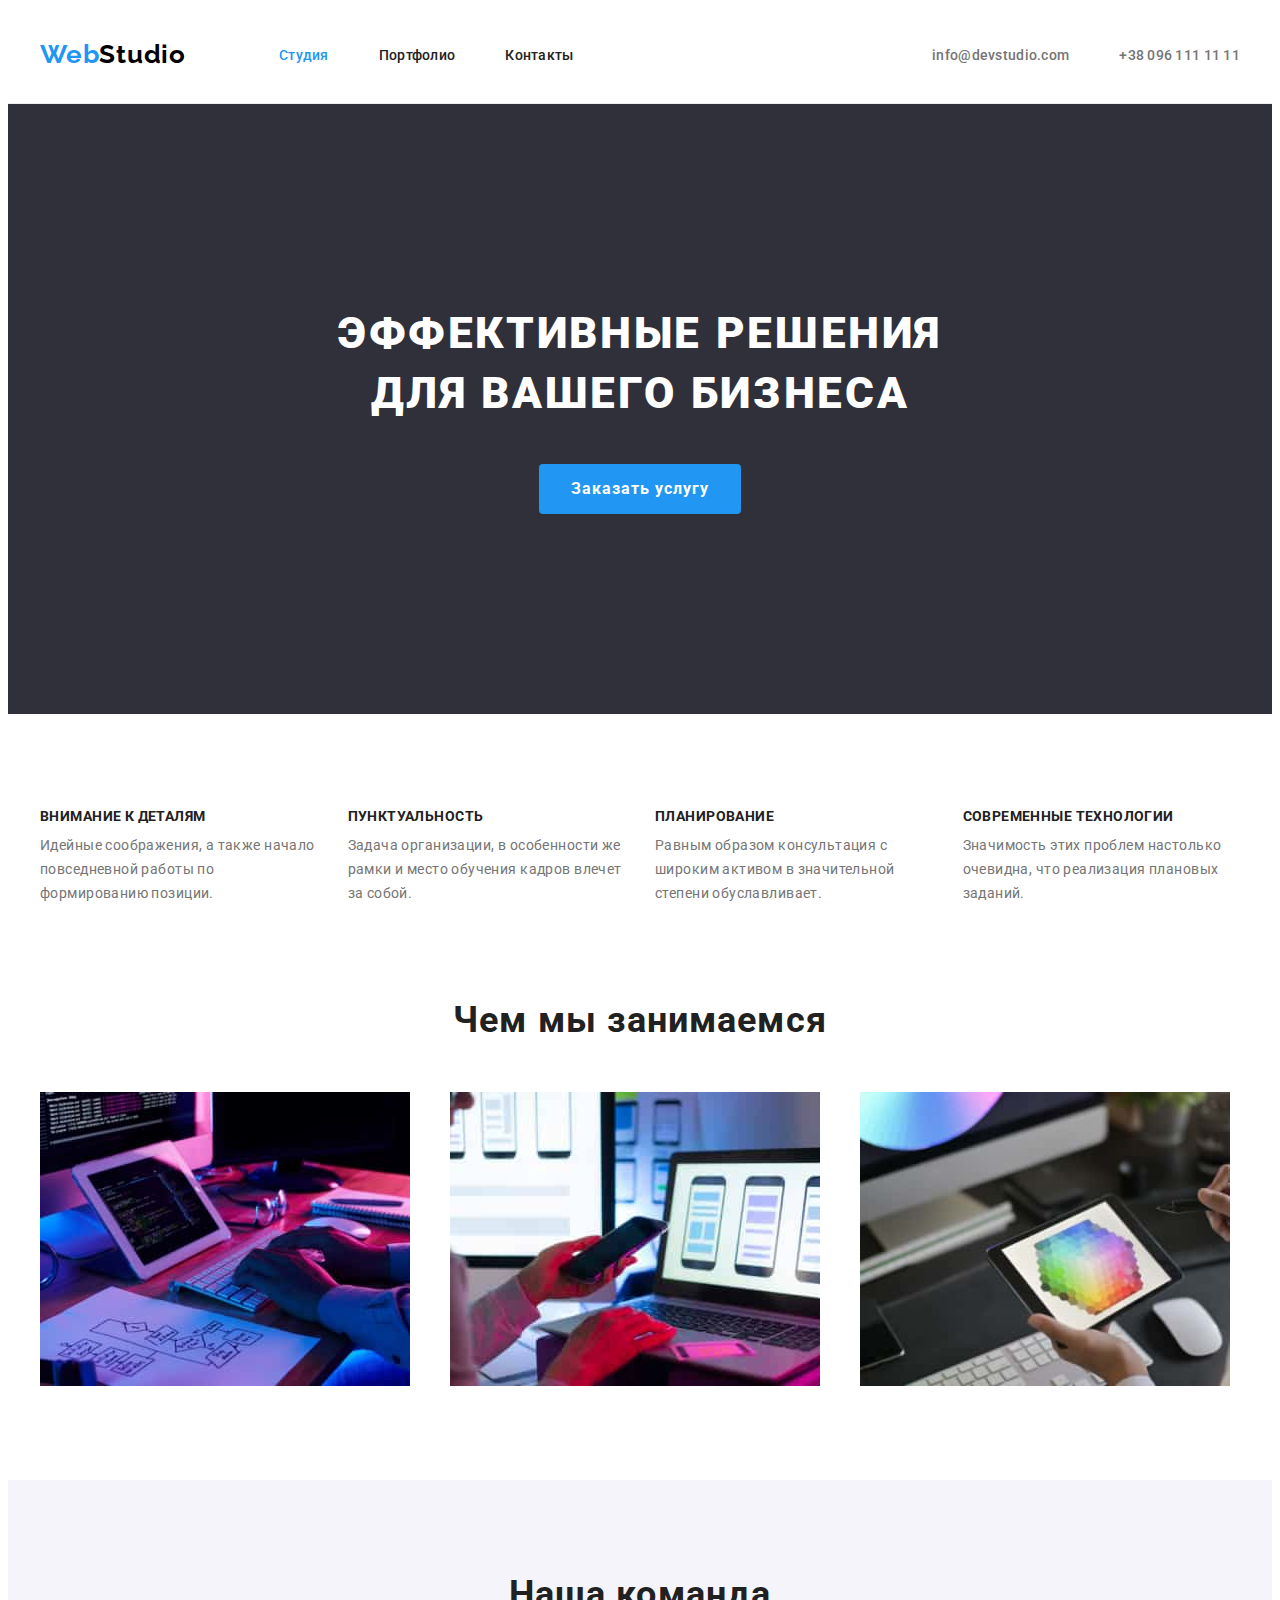
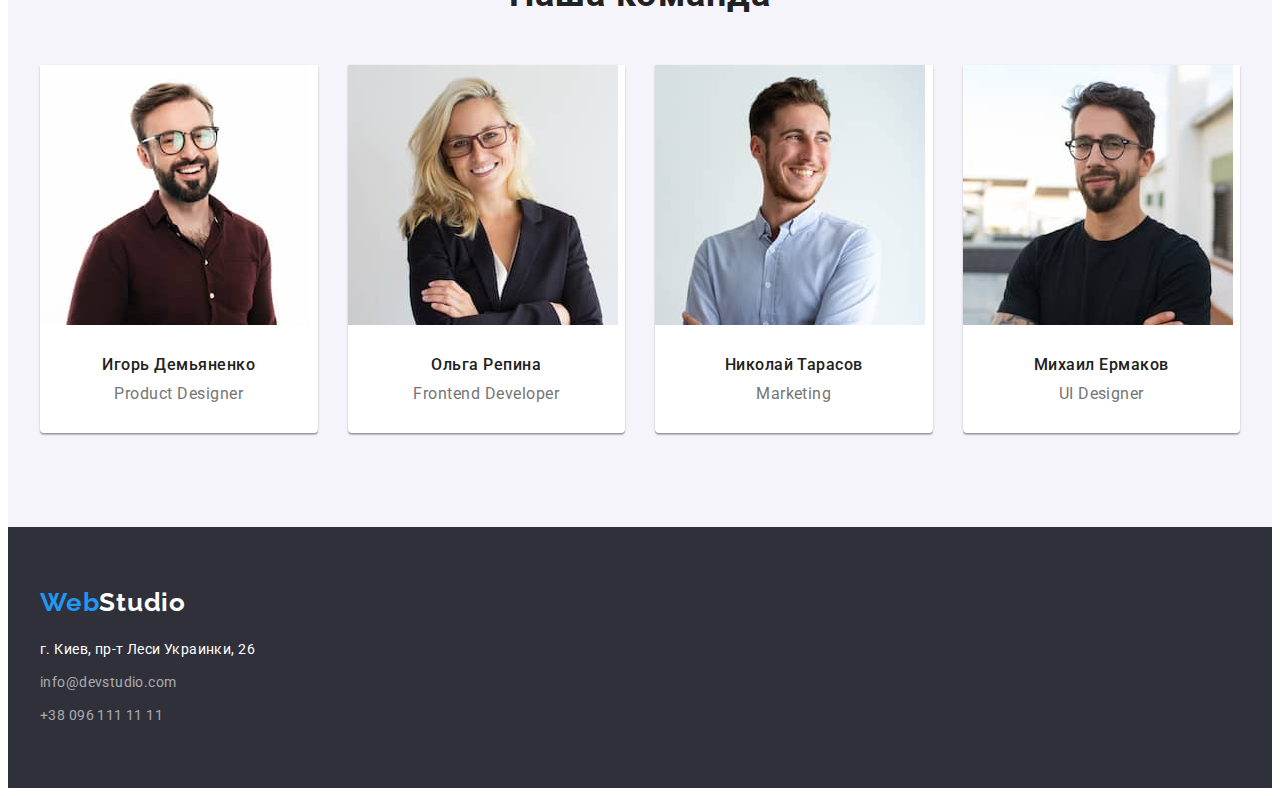
<file: index.html>
<!DOCTYPE html>
<html lang="ru">
  <head>
    <meta charset="UTF-8" />
    <meta http-equiv="X-UA-Compatible" content="IE=edge" />
    <meta name="viewport" content="width=device-width, initial-scale=1.0" />
    <title>Студия</title>
    <!-- fonts -->
    <link rel="preconnect" href="https://fonts.googleapis.com" />
    <link rel="preconnect" href="https://fonts.gstatic.com" crossorigin />
    <link
      href="https://fonts.googleapis.com/css2?family=Raleway:wght@700&family=Roboto:wght@400;500;700;900&display=swap"
      rel="stylesheet"
    />
    <!-- normalize -->
    <link
      rel="stylesheet"
      href="https://cdnjs.cloudflare.com/ajax/libs/modern-normalize/1.1.0/modern-normalize.min.css"
      integrity="sha512-wpPYUAdjBVSE4KJnH1VR1HeZfpl1ub8YT/NKx4PuQ5NmX2tKuGu6U/JRp5y+Y8XG2tV+wKQpNHVUX03MfMFn9Q=="
      crossorigin="anonymous"
      referrerpolicy="no-referrer"
    />
    <!-- custom styles -->
    <link rel="stylesheet" href="./css/styles.css" />
    <link rel="shortcut icon" href="./images/favicon.ico" type="image/x-icon" />
  </head>
  <body>
    <header class="header">
      <!-- LOGO of a site -->
      <div class="container header-container">
        <nav class="header-nav">
          <a class="link logo" href="./index.html"
            >Web<span class="head-studio">Studio</span></a
          >

          <ul class="nopoint main-nav">
            <li class="main-nav-item">
              <a
                class="link nav-link main-nav-link link-active"
                href="./index.html"
                >Студия</a
              >
            </li>
            <li class="main-nav-item">
              <a class="link nav-link main-nav-link" href="./portfolio.html"
                >Портфолио</a
              >
            </li>
            <li class="main-nav-item">
              <a class="link nav-link main-nav-link" href="">Контакты</a>
            </li>
          </ul>
        </nav>

        <!-- contacts at header -->

        <ul class="nopoint contact-nav">
          <li class="contact-nav-item">
            <a class="link nav-link" href="mailto:info@devstudio.com"
              >info@devstudio.com</a
            >
          </li>
          <li class="contact-nav-item">
            <a class="link nav-link" href="tel:+380961111111"
              >+38 096 111 11 11</a
            >
          </li>
        </ul>
      </div>
    </header>

    <main>
      <!-- The hero content -->

      <section class="hero section">
        <div class="container">
          <h1 class="title hero-title">
            Эффективные решения<br />для вашего бизнеса
          </h1>
          <button class="btn-active button hero-btn" type="button">
            Заказать услугу
          </button>
        </div>
      </section>

      <!-- Qualities of a company -->

      <section class="qualities section">
        <div class="container">
          <h2 class="visually-hidden">Качества компании</h2>
          <ul class="nopoint card-set">
            <li class="card-set-item">
              <h3 class="title title-qualities">Внимание к деталям</h3>
              <p class="text-qualities">
                Идейные соображения, а также начало повседневной работы по
                формированию позиции.
              </p>
            </li>

            <li class="card-set-item">
              <h3 class="title title-qualities">Пунктуальность</h3>
              <p class="text-qualities">
                Задача организации, в особенности же рамки и место обучения
                кадров влечет за собой.
              </p>
            </li>

            <li class="card-set-item">
              <h3 class="title title-qualities">Планирование</h3>
              <p class="text-qualities">
                Равным образом консультация с широким активом в значительной
                степени обуславливает.
              </p>
            </li>

            <li class="card-set-item">
              <h3 class="title title-qualities">Современные технологии</h3>
              <p class="text-qualities">
                Значимость этих проблем настолько очевидна, что реализация
                плановых заданий.
              </p>
            </li>
          </ul>
        </div>
      </section>

      <!-- photos of a company -->

      <section class="photos section">
        <div class="container">
          <h2 class="title photos-title">Чем мы занимаемся</h2>
          <ul class="nopoint card-set">
            <li class="card-set-item">
              <img
                src="./images/box1.jpg"
                alt="Man's hands are working"
                width="370"
                height="294"
              />
            </li>
            <li class="card-set-item">
              <img
                src="./images/box2.jpg"
                alt="Hands, laptop and phone"
                width="370"
                height="294"
              />
            </li>
            <li class="card-set-item">
              <img
                src="./images/box3.jpg"
                alt="Choosing a color"
                width="370"
                height="294"
              />
            </li>
          </ul>
        </div>
      </section>

      <!-- photos of workers -->

      <section class="workers section">
        <div class="container">
          <h2 class="title workers-title">Наша команда</h2>
          <ul class="nopoint card-set">
            <li class="card card-set-item">
              <img
                src="./images/img1.jpg"
                alt="I. Demyanenko"
                width="270"
                height="260"
              />
              <div class="card-name">
                <h3 class="title name">Игорь Демьяненко</h3>
                <p lang="en">Product Designer</p>
              </div>
            </li>
            <li class="card card-set-item">
              <img
                src="./images/img2.jpg"
                alt="O. Repina"
                width="270"
                height="260"
              />
              <div class="card-name">
                <h3 class="title name">Ольга Репина</h3>
                <p lang="en">Frontend Developer</p>
              </div>
            </li>
            <li class="card card-set-item">
              <img
                src="./images/img3.jpg"
                alt="N. Tarasov"
                width="270"
                height="260"
              />
              <div class="card-name">
                <h3 class="title name">Николай Тарасов</h3>
                <p lang="en">Marketing</p>
              </div>
            </li>
            <li class="card card-set-item">
              <img
                src="./images/img4.jpg"
                alt="M. Yermakov"
                width="270"
                height="260"
              />
              <div class="card-name">
                <h3 class="title name">Михаил Ермаков</h3>
                <p lang="en">UI Designer</p>
              </div>
            </li>
          </ul>
        </div>
      </section>
    </main>

    <footer class="footer">
      <div class="container">
        <a class="link logo" href="./index.html"
          >Web<span class="bottom-studio">Studio</span></a
        >

        <address class="contact-info">
          <ul class="nopoint">
            <li class="footer-item">
              <a
                class="link contact-address"
                href="https://goo.gl/maps/6H8zDvz9oKY9i1Rz8"
                target="_blank"
                rel="noopener nofollow"
                >г. Киев, пр-т Леси Украинки, 26</a
              >
            </li>
            <li class="footer-item">
              <a class="link contact-link" href="mailto:info@devstudio.com"
                >info@devstudio.com</a
              >
            </li>
            <li class="footer-item">
              <a class="link contact-link" href="tel:+380961111111"
                >+38 096 111 11 11</a
              >
            </li>
          </ul>
        </address>
      </div>
    </footer>
  </body>
</html>
</file>
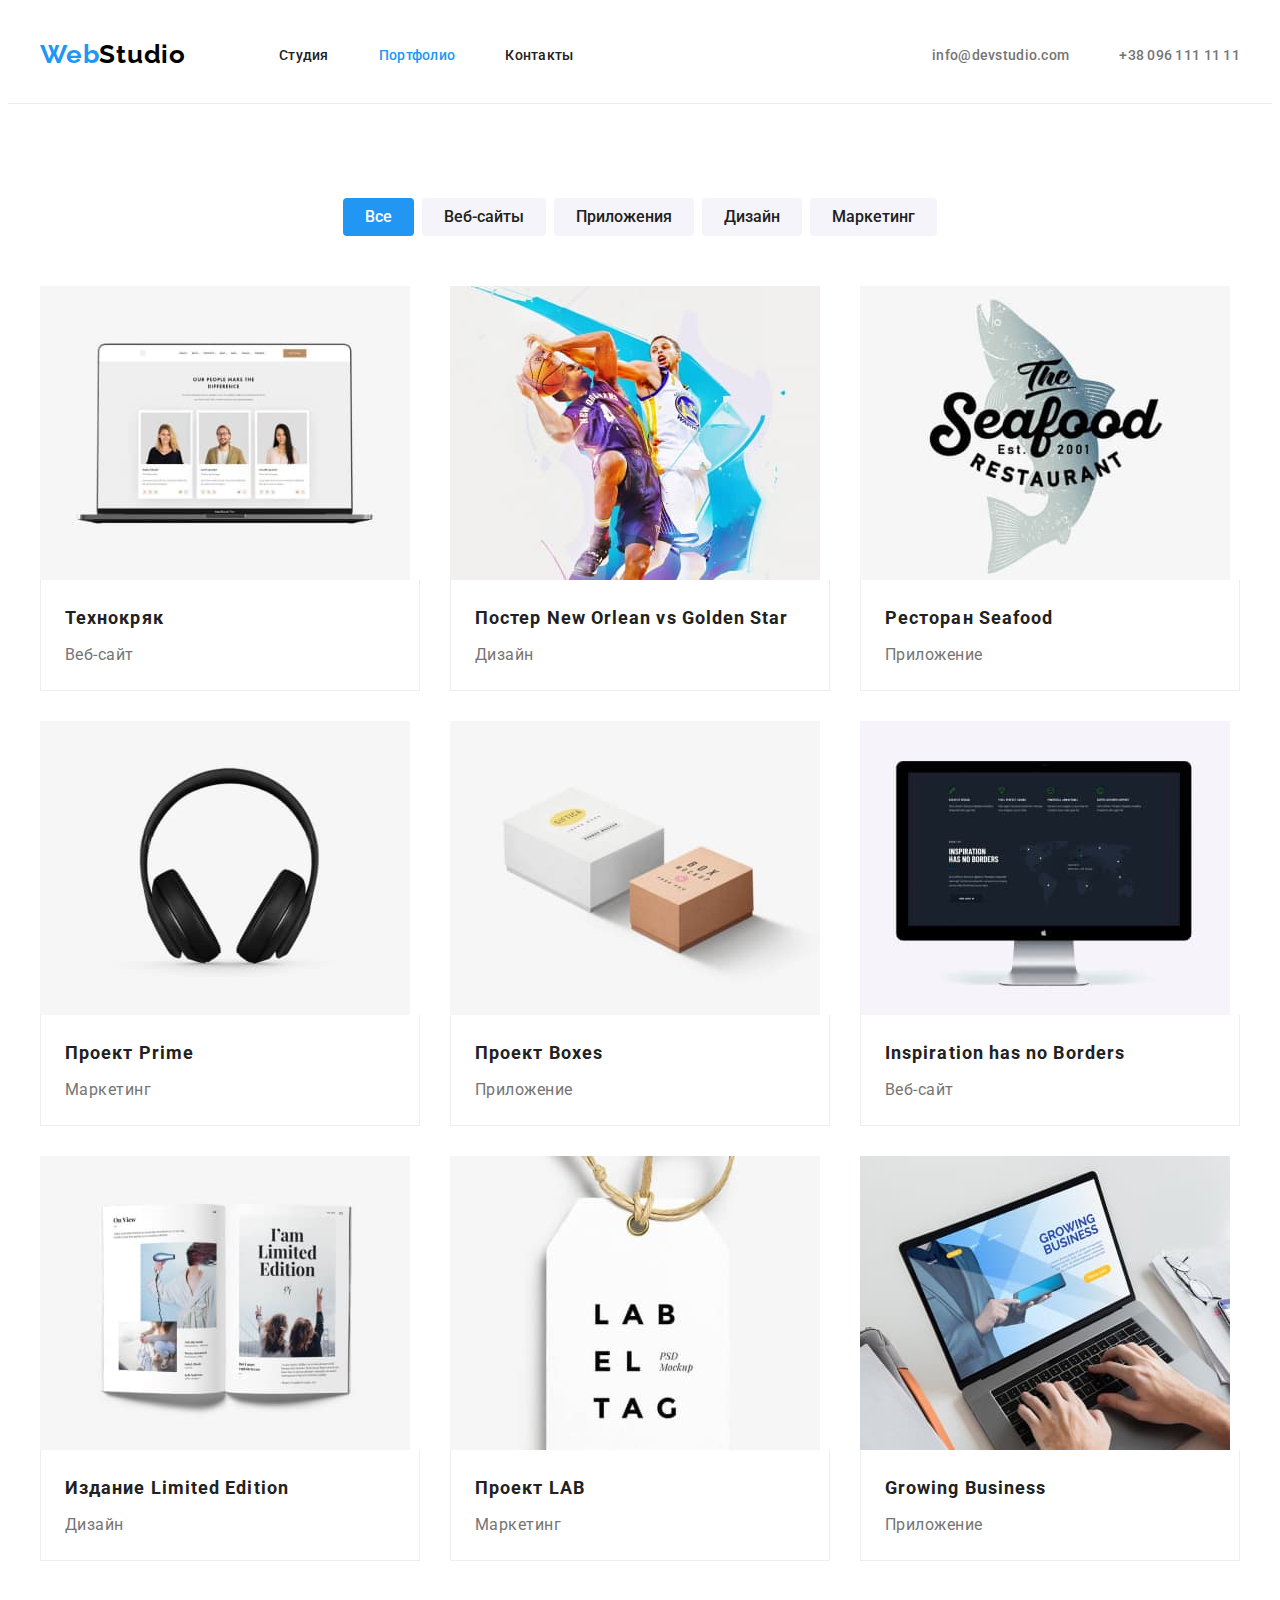
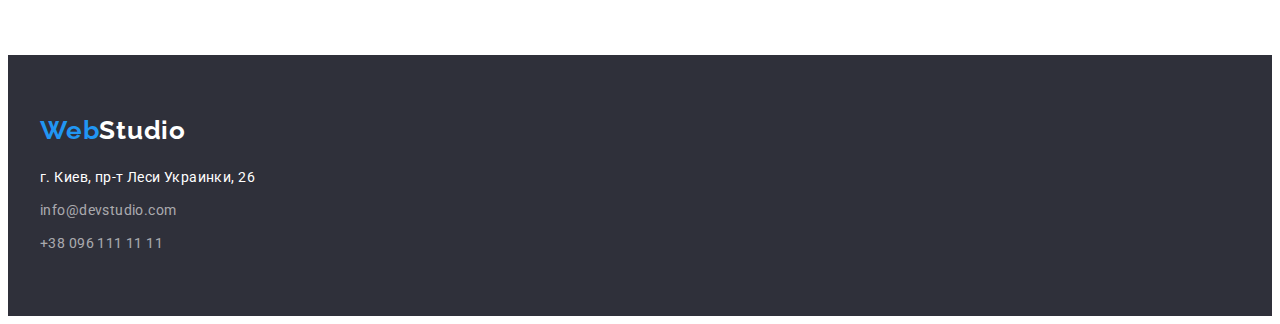
<file: portfolio.html>
<!DOCTYPE html>
<html lang="ru">
  <head>
    <meta charset="UTF-8" />
    <meta http-equiv="X-UA-Compatible" content="IE=edge" />
    <meta name="viewport" content="width=device-width, initial-scale=1.0" />
    <title>Студия</title>
    <!-- fonts -->
    <link rel="preconnect" href="https://fonts.googleapis.com" />
    <link rel="preconnect" href="https://fonts.gstatic.com" crossorigin />
    <link
      href="https://fonts.googleapis.com/css2?family=Raleway:wght@700&family=Roboto:wght@400;500;700;900&display=swap"
      rel="stylesheet"
    />
    <!-- normalize -->
    <link
      rel="stylesheet"
      href="https://cdnjs.cloudflare.com/ajax/libs/modern-normalize/1.1.0/modern-normalize.min.css"
      integrity="sha512-wpPYUAdjBVSE4KJnH1VR1HeZfpl1ub8YT/NKx4PuQ5NmX2tKuGu6U/JRp5y+Y8XG2tV+wKQpNHVUX03MfMFn9Q=="
      crossorigin="anonymous"
      referrerpolicy="no-referrer"
    />
    <!-- custom styles -->
    <link rel="stylesheet" href="./css/styles.css" />
    <link rel="shortcut icon" href="./images/favicon.ico" type="image/x-icon" />
  </head>
  <body>
    <!-- header section -->

    <header class="header">
      <!-- LOGO of a site -->
      <div class="container header-container">
        <nav class="header-nav">
          <a class="link logo" href="./index.html"
            >Web<span class="head-studio">Studio</span></a
          >

          <ul class="nopoint main-nav">
            <li class="main-nav-item">
              <a class="link nav-link main-nav-link" href="./index.html"
                >Студия</a
              >
            </li>
            <li class="main-nav-item">
              <a
                class="link nav-link main-nav-link link-active"
                href="./portfolio.html"
                >Портфолио</a
              >
            </li>
            <li class="main-nav-item">
              <a class="link nav-link main-nav-link" href="">Контакты</a>
            </li>
          </ul>
        </nav>

        <!-- contacts at header -->

        <ul class="nopoint contact-nav">
          <li class="contact-nav-item">
            <a class="link nav-link" href="mailto:info@devstudio.com"
              >info@devstudio.com</a
            >
          </li>
          <li class="contact-nav-item">
            <a class="link nav-link" href="tel:+380961111111"
              >+38 096 111 11 11</a
            >
          </li>
        </ul>
      </div>
    </header>

    <main>
      <section class="portfolio section">
        <div class="container">
          <h1 class="visually-hidden">Портфолио</h1>
          <ul class="nopoint filter-btn-list">
            <li class="filter-btn">
              <button class="button btn-active" type="button">Все</button>
            </li>
            <li class="filter-btn">
              <button class="button btn-passive" type="button">
                Веб-сайты
              </button>
            </li>
            <li class="filter-btn">
              <button class="button btn-passive" type="button">
                Приложения
              </button>
            </li>
            <li class="filter-btn">
              <button class="button btn-passive" type="button">Дизайн</button>
            </li>
            <li class="filter-btn">
              <button class="button btn-passive" type="button">
                Маркетинг
              </button>
            </li>
          </ul>
          <ul class="nopoint card-set">
            <li class="card-set-item">
              <a href="" class="link portfolio-link">
                <img
                  src="./images/portfolio/img-1.jpg"
                  alt="сайт Технокряк"
                  width="370"
                  height="294"
                />
                <div class="ptf-card">
                  <h2 class="title project-name">Технокряк</h2>
                  <p class="project-descrption">Веб-сайт</p>
                </div>
              </a>
            </li>
            <li class="card-set-item">
              <a href="" class="link portfolio-link">
                <img
                  src="./images/portfolio/img-2.jpg"
                  alt="два баскетболиста с мячом"
                  width="370"
                  height="294"
                />
                <div class="ptf-card">
                  <h2 class="title project-name">
                    Постер New Orlean vs Golden Star
                  </h2>
                  <p class="project-descrption">Дизайн</p>
                </div>
              </a>
            </li>
            <li class="card-set-item">
              <a href="" class="link portfolio-link">
                <img
                  src="./images/portfolio/img-3.jpg"
                  alt="лого ресторана и рыбка"
                  width="370"
                  height="294"
                />
                <div class="ptf-card">
                  <h2 class="title project-name">Ресторан Seafood</h2>
                  <p class="project-descrption">Приложение</p>
                </div>
              </a>
            </li>
            <li class="card-set-item">
              <a href="" class="link portfolio-link">
                <img
                  src="./images/portfolio/img-4.jpg"
                  alt="наушники"
                  width="370"
                  height="294"
                />
                <div class="ptf-card">
                  <h2 class="title project-name">Проект Prime</h2>
                  <p class="project-descrption">Маркетинг</p>
                </div>
              </a>
            </li>
            <li class="card-set-item">
              <a href="" class="link portfolio-link">
                <img
                  src="./images/portfolio/img-5.jpg"
                  alt="коробка и кирпич"
                  width="370"
                  height="294"
                />
                <div class="ptf-card">
                  <h2 class="title project-name">Проект Boxes</h2>
                  <p class="project-descrption">Приложение</p>
                </div>
              </a>
            </li>
            <li class="card-set-item">
              <a href="" class="link portfolio-link">
                <img
                  src="./images/portfolio/img-6.jpg"
                  alt="монитор с зайтом про звездное небо"
                  width="370"
                  height="294"
                />
                <div class="ptf-card">
                  <h2 class="title project-name">Inspiration has no Borders</h2>
                  <p class="project-descrption">Веб-сайт</p>
                </div>
              </a>
            </li>
            <li class="card-set-item">
              <a href="" class="link portfolio-link">
                <img
                  src="./images/portfolio/img-7.jpg"
                  alt="книга"
                  width="370"
                  height="294"
                />
                <div class="ptf-card">
                  <h2 class="title project-name">Издание Limited Edition</h2>
                  <p class="project-descrption">Дизайн</p>
                </div>
              </a>
            </li>
            <li class="card-set-item">
              <a href="" class="link portfolio-link">
                <img
                  src="./images/portfolio/img-8.jpg"
                  alt="бирка с лого"
                  width="370"
                  height="294"
                />
                <div class="ptf-card">
                  <h2 class="title project-name">Проект LAB</h2>
                  <p class="project-descrption">Маркетинг</p>
                </div>
              </a>
            </li>
            <li class="card-set-item">
              <a href="" class="link portfolio-link">
                <img
                  src="./images/portfolio/img-9.jpg"
                  alt="человек работает с нетбуком"
                  width="370"
                  height="294"
                />
                <div class="ptf-card">
                  <h2 class="title project-name">Growing Business</h2>
                  <p class="project-descrption">Приложение</p>
                </div>
              </a>
            </li>
          </ul>
        </div>
      </section>
    </main>

    <!-- footer section -->

    <footer class="footer">
      <div class="container">
        <a class="link logo" href="./index.html"
          >Web<span class="bottom-studio">Studio</span></a
        >

        <address class="contact-info">
          <ul class="nopoint">
            <li class="footer-item">
              <a
                class="link contact-address"
                href="https://goo.gl/maps/6H8zDvz9oKY9i1Rz8"
                target="_blank"
                rel="noopener nofollow"
                >г. Киев, пр-т Леси Украинки, 26</a
              >
            </li>
            <li class="footer-item">
              <a class="link contact-link" href="mailto:info@devstudio.com"
                >info@devstudio.com</a
              >
            </li>
            <li class="footer-item">
              <a class="link contact-link" href="tel:+380961111111"
                >+38 096 111 11 11</a
              >
            </li>
          </ul>
        </address>
      </div>
    </footer>
  </body>
</html>
</file>
<file: css/styles.css>
/* Объявим переменные */
:root {
  /* text clrs */
  --main-clr: #2196f3;
  --title-color: #212121;
  --text-color: #757575;
  --foot-adress: rgba(255, 255, 255, 0.6);
  --white-clr: white;
  /* bg clrs */
  --bg-clr-main: #2f303a;
  --bg-clr-secondary: #f5f4fa;
  /* others */
  --hover-btn: #188ce8;
  --frame-clr: #ececec;
  --frame-card: #eeeeee;
  --box-height: 1.16;
  --ltr-spasing: 0.03em;
  --indent: 30px;
}

/* глобальныe стилu */

body {
  font-family: "Roboto", sans-serif;
  font-size: 14px;
  color: var(--text-color);
}
h1,
h2,
h3,
h4,
h5,
h6,
ul,
p {
  margin: 0;
  padding: 0;
}
img {
  display: block;
  max-width: 100%;
  height: auto;
}
.nopoint {
  list-style: none;
}
/* link start */
.link {
  text-decoration: none;
  color: inherit;
}
.nav-link.link-active,
.link:hover,
.link:focus {
  color: var(--main-clr);
}
/* buttons start */
.button {
  font-family: inherit;
  font-size: 16px;
  font-weight: 500;
  border-radius: 4px;
  border: none;

  cursor: pointer;
}
.button:hover,
.button:focus {
  color: var(--white-clr);
  background-color: var(--hover-btn);
}
.btn-active {
  color: var(--white-clr);
  background-color: var(--main-clr);
}
.btn-passive {
  color: var(--title-color);
  background-color: var(--bg-clr-secondary);
}
/* buttons end */
.visually-hidden {
  position: absolute;
  width: 1px;
  height: 1px;
  margin: -1px;
  border: 0;
  padding: 0;

  white-space: nowrap;
  clip-path: inset(100%);
  clip: rect(0 0 0 0);
  overflow: hidden;
}
.title {
  color: var(--title-color);
}
.logo {
  font-family: "Raleway", sans-serif;
  font-weight: 700;
  font-size: 26px;
  line-height: 1.2;
  letter-spacing: var(--ltr-spasing);

  color: var(--main-clr);
}
.container {
  width: 1200px;
  padding: 0 15px;
  margin-left: auto;
  margin-right: auto;

  /* outline: 1px solid tomato; */
}
.section {
  padding-top: 94px;
  padding-bottom: 94px;
}
/* calc of margin for all cards */
.card-set {
  display: flex;
  flex-wrap: wrap;
  margin: calc(var(--indent) / -2);
}
.card-set-item {
  flex-basis: calc((100% - var(--items) * var(--indent)) / var(--items));
  margin: calc(var(--indent) / 2);
}
/* локальные стили */

/* header */

.head-studio {
  color: black;
}
.nav-link {
  font-weight: 500;
  font-size: 14px;
  line-height: var(--box-height);

  letter-spacing: 0.02em;
}
.nav-link,
.logo {
  padding: 31px 0 33px 0;
}
.header-container,
.header-nav,
.main-nav,
.contact-nav {
  display: flex;
}
.main-nav-item:not(:last-child),
.contact-nav-item:not(:last-child) {
  margin-right: 50px;
}
.header-nav,
.header-container {
  align-items: center;
}
.logo {
  margin-right: 93px;
}
.contact-nav {
  margin-left: auto;
}
.main-nav-link {
  color: var(--title-color);
}
.header {
  border-bottom: 1px solid var(--frame-clr);
}

/* hero section */
.hero {
  padding: 200px 0;

  text-align: center;

  background-color: var(--bg-clr-main);
}
.hero-title {
  margin-bottom: 40px;

  font-weight: 900;
  font-size: 44px;
  line-height: 1.36;
  text-align: center;
  letter-spacing: 0.06em;
  text-transform: uppercase;

  color: var(--white-clr);
}
.hero-btn {
  min-width: 200px;
  padding: 10px 32px;

  line-height: 1.88;
  font-weight: 700;
  letter-spacing: 0.06em;
}
/* qualities section */
.title-qualities {
  margin-bottom: 10px;

  font-size: inherit;
  line-height: var(--box-height);
  letter-spacing: var(--ltr-spasing);
  text-transform: uppercase;
}
.text-qualities {
  line-height: 1.71;
  letter-spacing: var(--ltr-spasing);
}
.qualities .card-set {
  --items: 4;
}
.qualities {
  padding-bottom: 0;
}
/* photos section */
.photos-title,
.workers-title {
  margin-bottom: 50px;

  font-size: 36px;
  line-height: 1.16;
  text-align: center;
  letter-spacing: var(--ltr-spasing);
}
.photos .card-set {
  --items: 3;
}
/* workers section */
.workers {
  background-color: var(--bg-clr-secondary);
}
.card {
  background-color: var(--white-clr);
  text-align: center;
  font-size: 16px;
  line-height: var(--box-height);
  letter-spacing: var(--ltr-spasing);

  box-shadow: 0px 1px 3px rgba(0, 0, 0, 0.12), 0px 1px 1px rgba(0, 0, 0, 0.14),
    0px 2px 1px rgba(0, 0, 0, 0.2);
  border-radius: 0px 0px 4px 4px;
}
.name {
  margin-bottom: 10px;

  font-weight: 500;
  font-size: inherit;
  line-height: 1.19;
  letter-spacing: var(--ltr-spasing);
}
.card-name {
  padding: 30px 0;
}
.workers .card-set {
  --items: 4;
}
/* footer section */
.footer {
  padding: 60px 0;
  background-color: var(--bg-clr-main);
}
.footer .logo {
  display: inline-block;
  margin-bottom: 20px;
  margin-right: 0;
  padding: 0;
}
.footer-item:not(:last-child) {
  margin-bottom: 9px;
}
.bottom-studio {
  color: var(--white-clr);
}
.contact-info {
  font-style: inherit;
  font-size: 14px;
  line-height: 1.71;
  letter-spacing: var(--ltr-spasing);
}
.contact-address {
  color: var(--white-clr);
}
.contact-link {
  color: var(--foot-adress);
}

/* END OF INDEX.HTML */

/* START PORTFOLIO.HTML */

.project-name {
  margin-bottom: 4px;

  font-size: 18px;
  line-height: 2;
  letter-spacing: 0.06em;
}
.project-descrption {
  font-size: 16px;
  line-height: 1.88;
  letter-spacing: var(--ltr-spasing);
}
.ptf-card {
  padding: 20px 24px;
  border: 1px solid var(--frame-card);
  border-top: none;
}
.portfolio {
  --items: 3;
}
.filter-btn-list {
  display: flex;
  justify-content: center;
  margin-bottom: 50px;
}
.filter-btn:not(:last-child) {
  margin-right: 8px;
}
.portfolio .button {
  padding: 6px 22px;

  line-height: 1.6;
}
</file>
